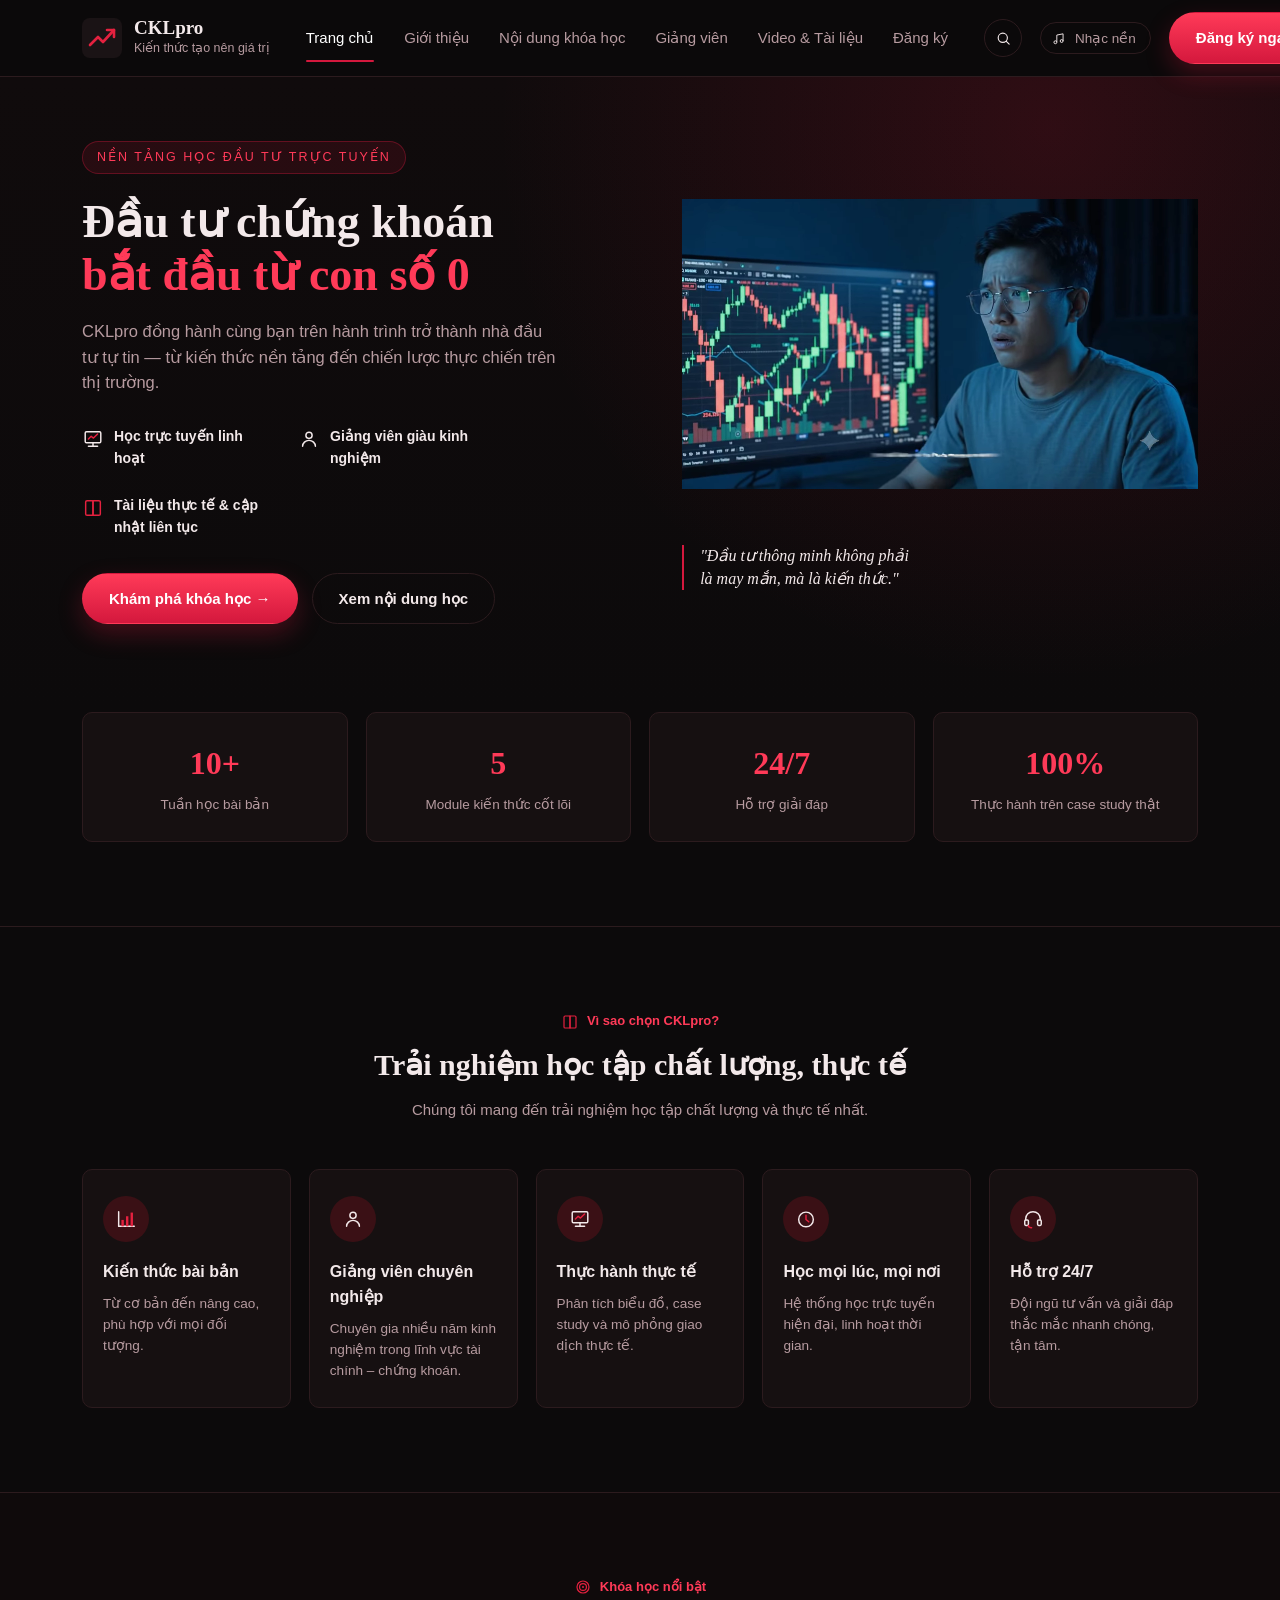
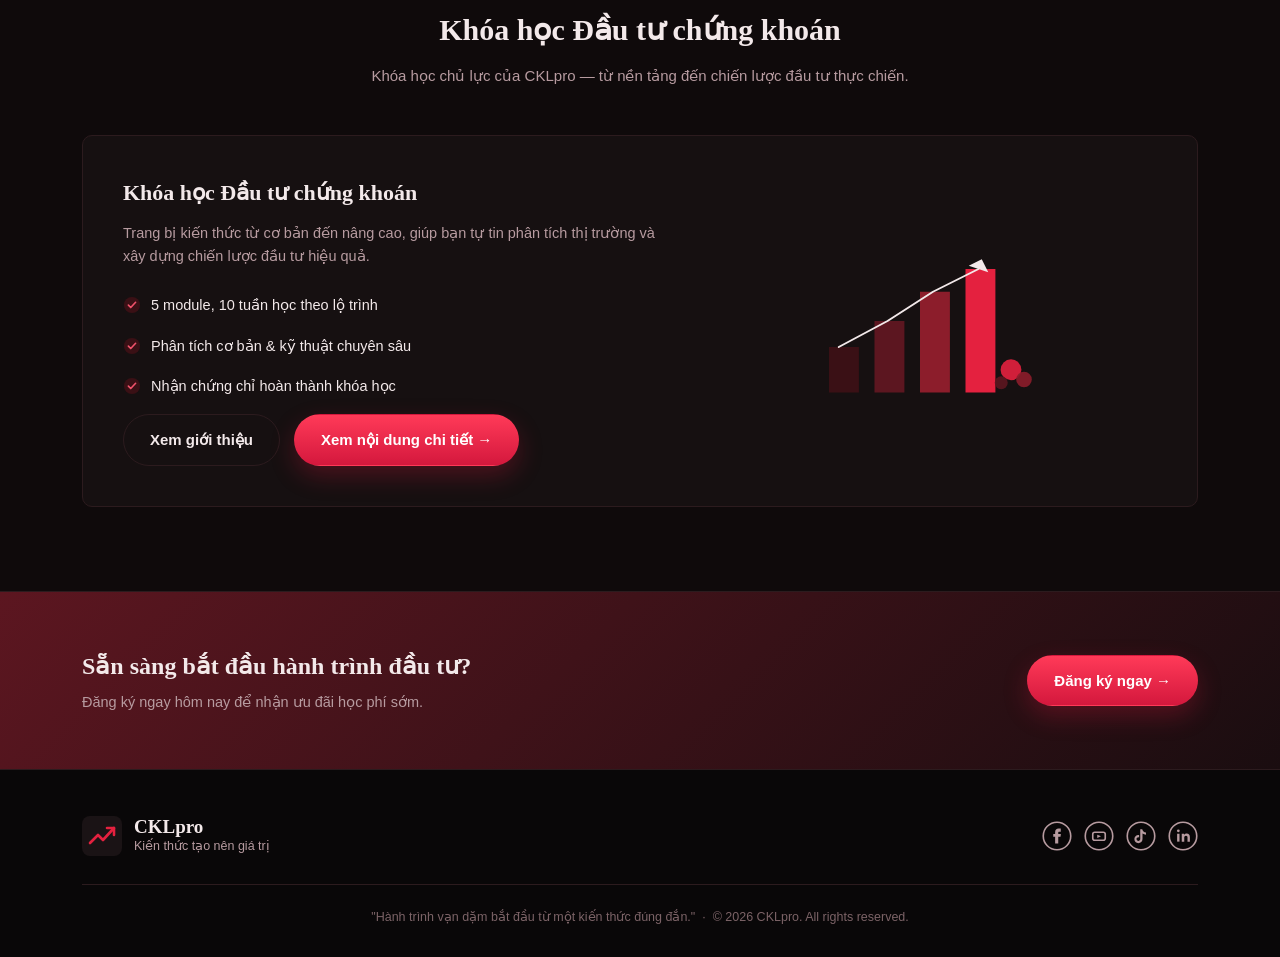
<file: index.html>
<!DOCTYPE html>
<html lang="vi">
<head>
<meta charset="UTF-8">
<meta name="viewport" content="width=device-width, initial-scale=1.0">
<title>CKLpro — Nền tảng học Đầu tư chứng khoán</title>
<link rel="stylesheet" href="css/style.css">
</head>
<body>

<header class="site-header">
  <div class="wrap">
    <div class="brand">
      <a href="index.html" style="display:flex;align-items:center;gap:12px;">
        <img src="images/logo.svg" alt="CKLpro">
        <div>
          <div class="brand-name">CKLpro</div>
          <div class="brand-tagline">Kiến thức tạo nên giá trị</div>
        </div>
      </a>
    </div>

    <nav class="main-nav">
      <a href="index.html" class="active">Trang chủ</a>
      <a href="gioi-thieu.html">Giới thiệu</a>
      <a href="noi-dung-khoa-hoc.html">Nội dung khóa học</a>
      <a href="giang-vien.html">Giảng viên</a>
      <a href="video-tai-lieu.html">Video & Tài liệu</a>
      <a href="dang-ky.html">Đăng ký</a>
    </nav>

    <div class="header-actions">
      <button class="icon-btn" id="searchToggle" aria-label="Tìm kiếm" aria-expanded="false"><img src="images/icon-search.svg" alt=""></button>
      <button class="music-toggle" id="musicToggle" aria-pressed="false">
        <img src="images/icon-music.svg" alt="">
        <span>Nhạc nền</span>
      </button>
      <a href="dang-ky.html" class="btn btn-primary">Đăng ký ngay</a>
      <button class="menu-toggle" id="menuToggle" aria-label="Mở menu" aria-expanded="false" aria-controls="mobileNav">
        <img src="images/icon-menu.svg" alt="">
      </button>
    </div>
  </div>

  <div class="search-panel" id="searchPanel" hidden>
    <div class="wrap">
      <form id="searchForm" role="search">
        <img src="images/icon-search.svg" alt="">
        <input type="search" placeholder="Tìm bài học, tài liệu, giảng viên…" aria-label="Tìm kiếm">
      </form>
    </div>
  </div>
</header>

<nav class="mobile-nav" id="mobileNav" hidden>
      <a href="index.html" class="active">Trang chủ</a>
      <a href="gioi-thieu.html">Giới thiệu</a>
      <a href="noi-dung-khoa-hoc.html">Nội dung khóa học</a>
      <a href="giang-vien.html">Giảng viên</a>
      <a href="video-tai-lieu.html">Video & Tài liệu</a>
      <a href="dang-ky.html">Đăng ký</a>
</nav>

<section class="hero">
  <div class="wrap">
    <div class="hero-copy">
      <span class="eyebrow">Nền tảng học đầu tư trực tuyến</span>
      <h1>Đầu tư chứng khoán<br><span>bắt đầu từ con số 0</span></h1>
      <p class="hero-lede">CKLpro đồng hành cùng bạn trên hành trình trở thành nhà đầu tư tự tin — từ kiến thức nền tảng đến chiến lược thực chiến trên thị trường.</p>

      <div class="hero-features">
        <div class="hero-feature">
          <img src="images/icon-practice.svg" alt="">
          <span>Học trực tuyến linh hoạt</span>
        </div>
        <div class="hero-feature">
          <img src="images/icon-mentor.svg" alt="">
          <span>Giảng viên giàu kinh nghiệm</span>
        </div>
        <div class="hero-feature">
          <img src="images/icon-book.svg" alt="">
          <span>Tài liệu thực tế &amp; cập nhật liên tục</span>
        </div>
      </div>

      <div style="display:flex;gap:14px;flex-wrap:wrap;">
        <a href="gioi-thieu.html" class="btn btn-primary">Khám phá khóa học →</a>
        <a href="noi-dung-khoa-hoc.html" class="btn btn-outline">Xem nội dung học</a>
      </div>
    </div>

    <div class="hero-visual">
      <video class="laptop" src="videos/cklpro.webm" type="video/webm" autoplay muted loop></video>
      <p class="hero-quote">"Đầu tư thông minh không phải là may mắn, mà là kiến thức."</p>
    </div>
  </div>
</section>

<section class="stats">
  <div class="wrap stats-grid">
    <div class="stat-card">
      <div class="stat-number">10+</div>
      <div class="stat-label">Tuần học bài bản</div>
    </div>
    <div class="stat-card">
      <div class="stat-number">5</div>
      <div class="stat-label">Module kiến thức cốt lõi</div>
    </div>
    <div class="stat-card">
      <div class="stat-number">24/7</div>
      <div class="stat-label">Hỗ trợ giải đáp</div>
    </div>
    <div class="stat-card">
      <div class="stat-number">100%</div>
      <div class="stat-label">Thực hành trên case study thật</div>
    </div>
  </div>
</section>

<section class="why-us">
  <div class="wrap">
    <div class="section-head">
      <span class="kicker"><img src="images/icon-book.svg" alt="">Vì sao chọn CKLpro?</span>
      <h2>Trải nghiệm học tập chất lượng, thực tế</h2>
      <p>Chúng tôi mang đến trải nghiệm học tập chất lượng và thực tế nhất.</p>
    </div>

    <div class="why-grid">
      <div class="why-card">
        <div class="icon-circle"><img src="images/icon-chart.svg" alt=""></div>
        <h3>Kiến thức bài bản</h3>
        <p>Từ cơ bản đến nâng cao, phù hợp với mọi đối tượng.</p>
      </div>
      <div class="why-card">
        <div class="icon-circle"><img src="images/icon-mentor.svg" alt=""></div>
        <h3>Giảng viên chuyên nghiệp</h3>
        <p>Chuyên gia nhiều năm kinh nghiệm trong lĩnh vực tài chính – chứng khoán.</p>
      </div>
      <div class="why-card">
        <div class="icon-circle"><img src="images/icon-practice.svg" alt=""></div>
        <h3>Thực hành thực tế</h3>
        <p>Phân tích biểu đồ, case study và mô phỏng giao dịch thực tế.</p>
      </div>
      <div class="why-card">
        <div class="icon-circle"><img src="images/icon-clock.svg" alt=""></div>
        <h3>Học mọi lúc, mọi nơi</h3>
        <p>Hệ thống học trực tuyến hiện đại, linh hoạt thời gian.</p>
      </div>
      <div class="why-card">
        <div class="icon-circle"><img src="images/icon-support.svg" alt=""></div>
        <h3>Hỗ trợ 24/7</h3>
        <p>Đội ngũ tư vấn và giải đáp thắc mắc nhanh chóng, tận tâm.</p>
      </div>
    </div>
  </div>
</section>

<section class="featured-course">
  <div class="wrap">
    <div class="section-head">
      <span class="kicker"><img src="images/icon-target.svg" alt="">Khóa học nổi bật</span>
      <h2>Khóa học Đầu tư chứng khoán</h2>
      <p>Khóa học chủ lực của CKLpro — từ nền tảng đến chiến lược đầu tư thực chiến.</p>
    </div>

    <div class="featured-card">
      <div class="featured-card-copy">
        <h3>Khóa học Đầu tư chứng khoán</h3>
        <p>Trang bị kiến thức từ cơ bản đến nâng cao, giúp bạn tự tin phân tích thị trường và xây dựng chiến lược đầu tư hiệu quả.</p>
        <ul class="check-list">
          <li><img src="images/icon-check.svg" alt="">5 module, 10 tuần học theo lộ trình</li>
          <li><img src="images/icon-check.svg" alt="">Phân tích cơ bản &amp; kỹ thuật chuyên sâu</li>
          <li><img src="images/icon-check.svg" alt="">Nhận chứng chỉ hoàn thành khóa học</li>
        </ul>
        <div style="display:flex;gap:14px;flex-wrap:wrap;margin-top:8px;">
          <a href="gioi-thieu.html" class="btn btn-outline">Xem giới thiệu</a>
          <a href="noi-dung-khoa-hoc.html" class="btn btn-primary">Xem nội dung chi tiết →</a>
        </div>
      </div>
      <div class="featured-card-figure">
        <img src="images/growth-illustration.svg" alt="Biểu đồ tăng trưởng đầu tư">
      </div>
    </div>
  </div>
</section>

<section class="cta-banner">
  <div class="wrap cta-banner-inner">
    <div>
      <h2>Sẵn sàng bắt đầu hành trình đầu tư?</h2>
      <p>Đăng ký ngay hôm nay để nhận ưu đãi học phí sớm.</p>
    </div>
    <a href="dang-ky.html" class="btn btn-primary">Đăng ký ngay →</a>
  </div>
</section>


<footer class="site-footer">
  <div class="wrap">
    <div class="footer-top">
      <div class="brand">
        <img src="images/logo.svg" alt="CKLpro">
        <div>
          <div class="brand-name">CKLpro</div>
          <div class="brand-tagline">Kiến thức tạo nên giá trị</div>
        </div>
      </div>
      <div class="footer-socials">
        <a href="#"><img src="images/social-facebook.svg" alt="Facebook"></a>
        <a href="#"><img src="images/social-youtube.svg" alt="YouTube"></a>
        <a href="#"><img src="images/social-tiktok.svg" alt="TikTok"></a>
        <a href="#"><img src="images/social-linkedin.svg" alt="LinkedIn"></a>
      </div>
    </div>
    <div class="footer-bottom">
      "Hành trình vạn dặm bắt đầu từ một kiến thức đúng đắn." &nbsp;·&nbsp; © 2026 CKLpro. All rights reserved.
    </div>
  </div>
</footer>

<script src="js/script.js"></script>
</body>
</html>
</file>
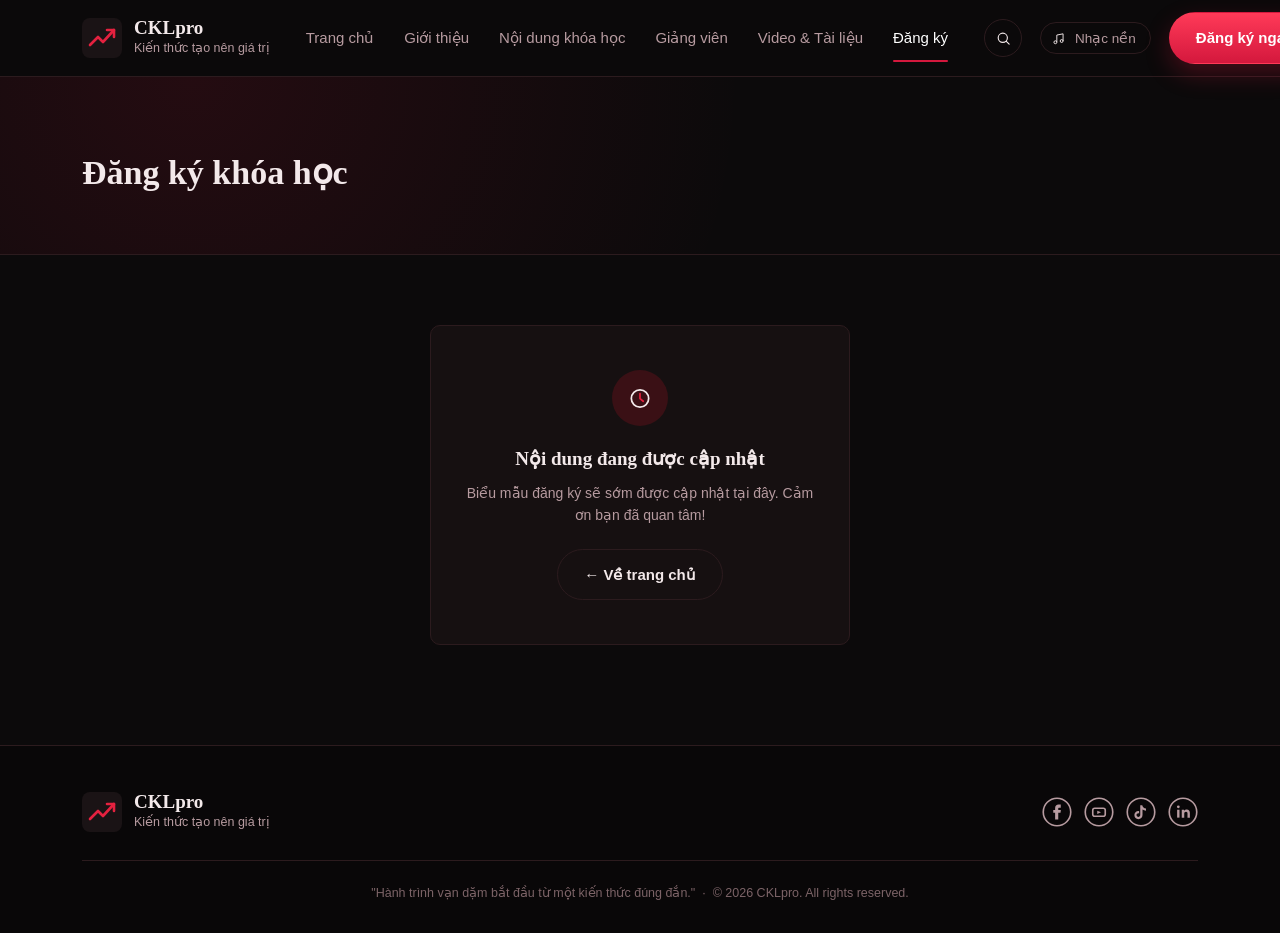
<file: dang-ky.html>
<!DOCTYPE html>
<html lang="vi">
<head>
<meta charset="UTF-8">
<meta name="viewport" content="width=device-width, initial-scale=1.0">
<title>Đăng ký — CKLpro</title>
<link rel="stylesheet" href="css/style.css">
</head>
<body>

<header class="site-header">
  <div class="wrap">
    <div class="brand">
      <a href="index.html" style="display:flex;align-items:center;gap:12px;">
        <img src="images/logo.svg" alt="CKLpro">
        <div>
          <div class="brand-name">CKLpro</div>
          <div class="brand-tagline">Kiến thức tạo nên giá trị</div>
        </div>
      </a>
    </div>

    <nav class="main-nav">
      <a href="index.html">Trang chủ</a>
      <a href="gioi-thieu.html">Giới thiệu</a>
      <a href="noi-dung-khoa-hoc.html">Nội dung khóa học</a>
      <a href="giang-vien.html">Giảng viên</a>
      <a href="video-tai-lieu.html">Video & Tài liệu</a>
      <a href="dang-ky.html" class="active">Đăng ký</a>
    </nav>

    <div class="header-actions">
      <button class="icon-btn" id="searchToggle" aria-label="Tìm kiếm" aria-expanded="false"><img src="images/icon-search.svg" alt=""></button>
      <button class="music-toggle" id="musicToggle" aria-pressed="false">
        <img src="images/icon-music.svg" alt="">
        <span>Nhạc nền</span>
      </button>
      <a href="dang-ky.html" class="btn btn-primary">Đăng ký ngay</a>
      <button class="menu-toggle" id="menuToggle" aria-label="Mở menu" aria-expanded="false" aria-controls="mobileNav">
        <img src="images/icon-menu.svg" alt="">
      </button>
    </div>
  </div>

  <div class="search-panel" id="searchPanel" hidden>
    <div class="wrap">
      <form id="searchForm" role="search">
        <img src="images/icon-search.svg" alt="">
        <input type="search" placeholder="Tìm bài học, tài liệu, giảng viên…" aria-label="Tìm kiếm">
      </form>
    </div>
  </div>
</header>

<nav class="mobile-nav" id="mobileNav" hidden>
      <a href="index.html">Trang chủ</a>
      <a href="gioi-thieu.html">Giới thiệu</a>
      <a href="noi-dung-khoa-hoc.html">Nội dung khóa học</a>
      <a href="giang-vien.html">Giảng viên</a>
      <a href="video-tai-lieu.html">Video & Tài liệu</a>
      <a href="dang-ky.html" class="active">Đăng ký</a>
</nav>

<section class="page-banner">
  <div class="wrap">
    <h1>Đăng ký khóa học</h1>
  </div>
</section>

<section class="empty-state-section">
  <div class="wrap">
    <div class="empty-state">
      <div class="empty-state-icon"><img src="images/icon-clock.svg" alt=""></div>
      <h2>Nội dung đang được cập nhật</h2>
      <p>Biểu mẫu đăng ký sẽ sớm được cập nhật tại đây. Cảm ơn bạn đã quan tâm!</p>
      <a href="index.html" class="btn btn-outline">← Về trang chủ</a>
    </div>
  </div>
</section>


<footer class="site-footer">
  <div class="wrap">
    <div class="footer-top">
      <div class="brand">
        <img src="images/logo.svg" alt="CKLpro">
        <div>
          <div class="brand-name">CKLpro</div>
          <div class="brand-tagline">Kiến thức tạo nên giá trị</div>
        </div>
      </div>
      <div class="footer-socials">
        <a href="#"><img src="images/social-facebook.svg" alt="Facebook"></a>
        <a href="#"><img src="images/social-youtube.svg" alt="YouTube"></a>
        <a href="#"><img src="images/social-tiktok.svg" alt="TikTok"></a>
        <a href="#"><img src="images/social-linkedin.svg" alt="LinkedIn"></a>
      </div>
    </div>
    <div class="footer-bottom">
      "Hành trình vạn dặm bắt đầu từ một kiến thức đúng đắn." &nbsp;·&nbsp; © 2026 CKLpro. All rights reserved.
    </div>
  </div>
</footer>

<script src="js/script.js"></script>
</body>
</html>
</file>
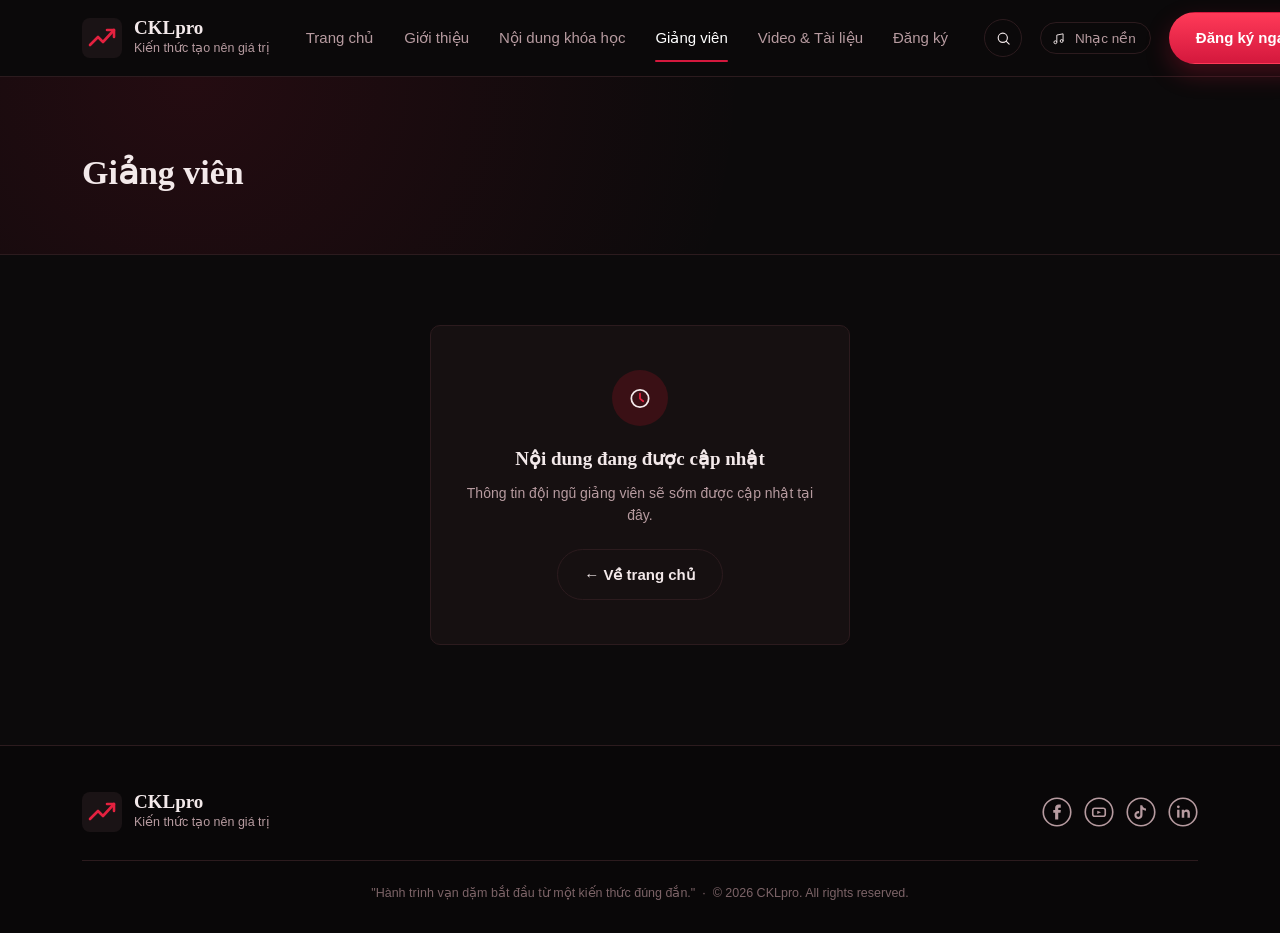
<file: giang-vien.html>
<!DOCTYPE html>
<html lang="vi">
<head>
<meta charset="UTF-8">
<meta name="viewport" content="width=device-width, initial-scale=1.0">
<title>Giảng viên — CKLpro</title>
<link rel="stylesheet" href="css/style.css">
</head>
<body>

<header class="site-header">
  <div class="wrap">
    <div class="brand">
      <a href="index.html" style="display:flex;align-items:center;gap:12px;">
        <img src="images/logo.svg" alt="CKLpro">
        <div>
          <div class="brand-name">CKLpro</div>
          <div class="brand-tagline">Kiến thức tạo nên giá trị</div>
        </div>
      </a>
    </div>

    <nav class="main-nav">
      <a href="index.html">Trang chủ</a>
      <a href="gioi-thieu.html">Giới thiệu</a>
      <a href="noi-dung-khoa-hoc.html">Nội dung khóa học</a>
      <a href="giang-vien.html" class="active">Giảng viên</a>
      <a href="video-tai-lieu.html">Video & Tài liệu</a>
      <a href="dang-ky.html">Đăng ký</a>
    </nav>

    <div class="header-actions">
      <button class="icon-btn" id="searchToggle" aria-label="Tìm kiếm" aria-expanded="false"><img src="images/icon-search.svg" alt=""></button>
      <button class="music-toggle" id="musicToggle" aria-pressed="false">
        <img src="images/icon-music.svg" alt="">
        <span>Nhạc nền</span>
      </button>
      <a href="dang-ky.html" class="btn btn-primary">Đăng ký ngay</a>
      <button class="menu-toggle" id="menuToggle" aria-label="Mở menu" aria-expanded="false" aria-controls="mobileNav">
        <img src="images/icon-menu.svg" alt="">
      </button>
    </div>
  </div>

  <div class="search-panel" id="searchPanel" hidden>
    <div class="wrap">
      <form id="searchForm" role="search">
        <img src="images/icon-search.svg" alt="">
        <input type="search" placeholder="Tìm bài học, tài liệu, giảng viên…" aria-label="Tìm kiếm">
      </form>
    </div>
  </div>
</header>

<nav class="mobile-nav" id="mobileNav" hidden>
      <a href="index.html">Trang chủ</a>
      <a href="gioi-thieu.html">Giới thiệu</a>
      <a href="noi-dung-khoa-hoc.html">Nội dung khóa học</a>
      <a href="giang-vien.html" class="active">Giảng viên</a>
      <a href="video-tai-lieu.html">Video & Tài liệu</a>
      <a href="dang-ky.html">Đăng ký</a>
</nav>

<section class="page-banner">
  <div class="wrap">
    <h1>Giảng viên</h1>
  </div>
</section>

<section class="empty-state-section">
  <div class="wrap">
    <div class="empty-state">
      <div class="empty-state-icon"><img src="images/icon-clock.svg" alt=""></div>
      <h2>Nội dung đang được cập nhật</h2>
      <p>Thông tin đội ngũ giảng viên sẽ sớm được cập nhật tại đây.</p>
      <a href="index.html" class="btn btn-outline">← Về trang chủ</a>
    </div>
  </div>
</section>


<footer class="site-footer">
  <div class="wrap">
    <div class="footer-top">
      <div class="brand">
        <img src="images/logo.svg" alt="CKLpro">
        <div>
          <div class="brand-name">CKLpro</div>
          <div class="brand-tagline">Kiến thức tạo nên giá trị</div>
        </div>
      </div>
      <div class="footer-socials">
        <a href="#"><img src="images/social-facebook.svg" alt="Facebook"></a>
        <a href="#"><img src="images/social-youtube.svg" alt="YouTube"></a>
        <a href="#"><img src="images/social-tiktok.svg" alt="TikTok"></a>
        <a href="#"><img src="images/social-linkedin.svg" alt="LinkedIn"></a>
      </div>
    </div>
    <div class="footer-bottom">
      "Hành trình vạn dặm bắt đầu từ một kiến thức đúng đắn." &nbsp;·&nbsp; © 2026 CKLpro. All rights reserved.
    </div>
  </div>
</footer>

<script src="js/script.js"></script>
</body>
</html>
</file>
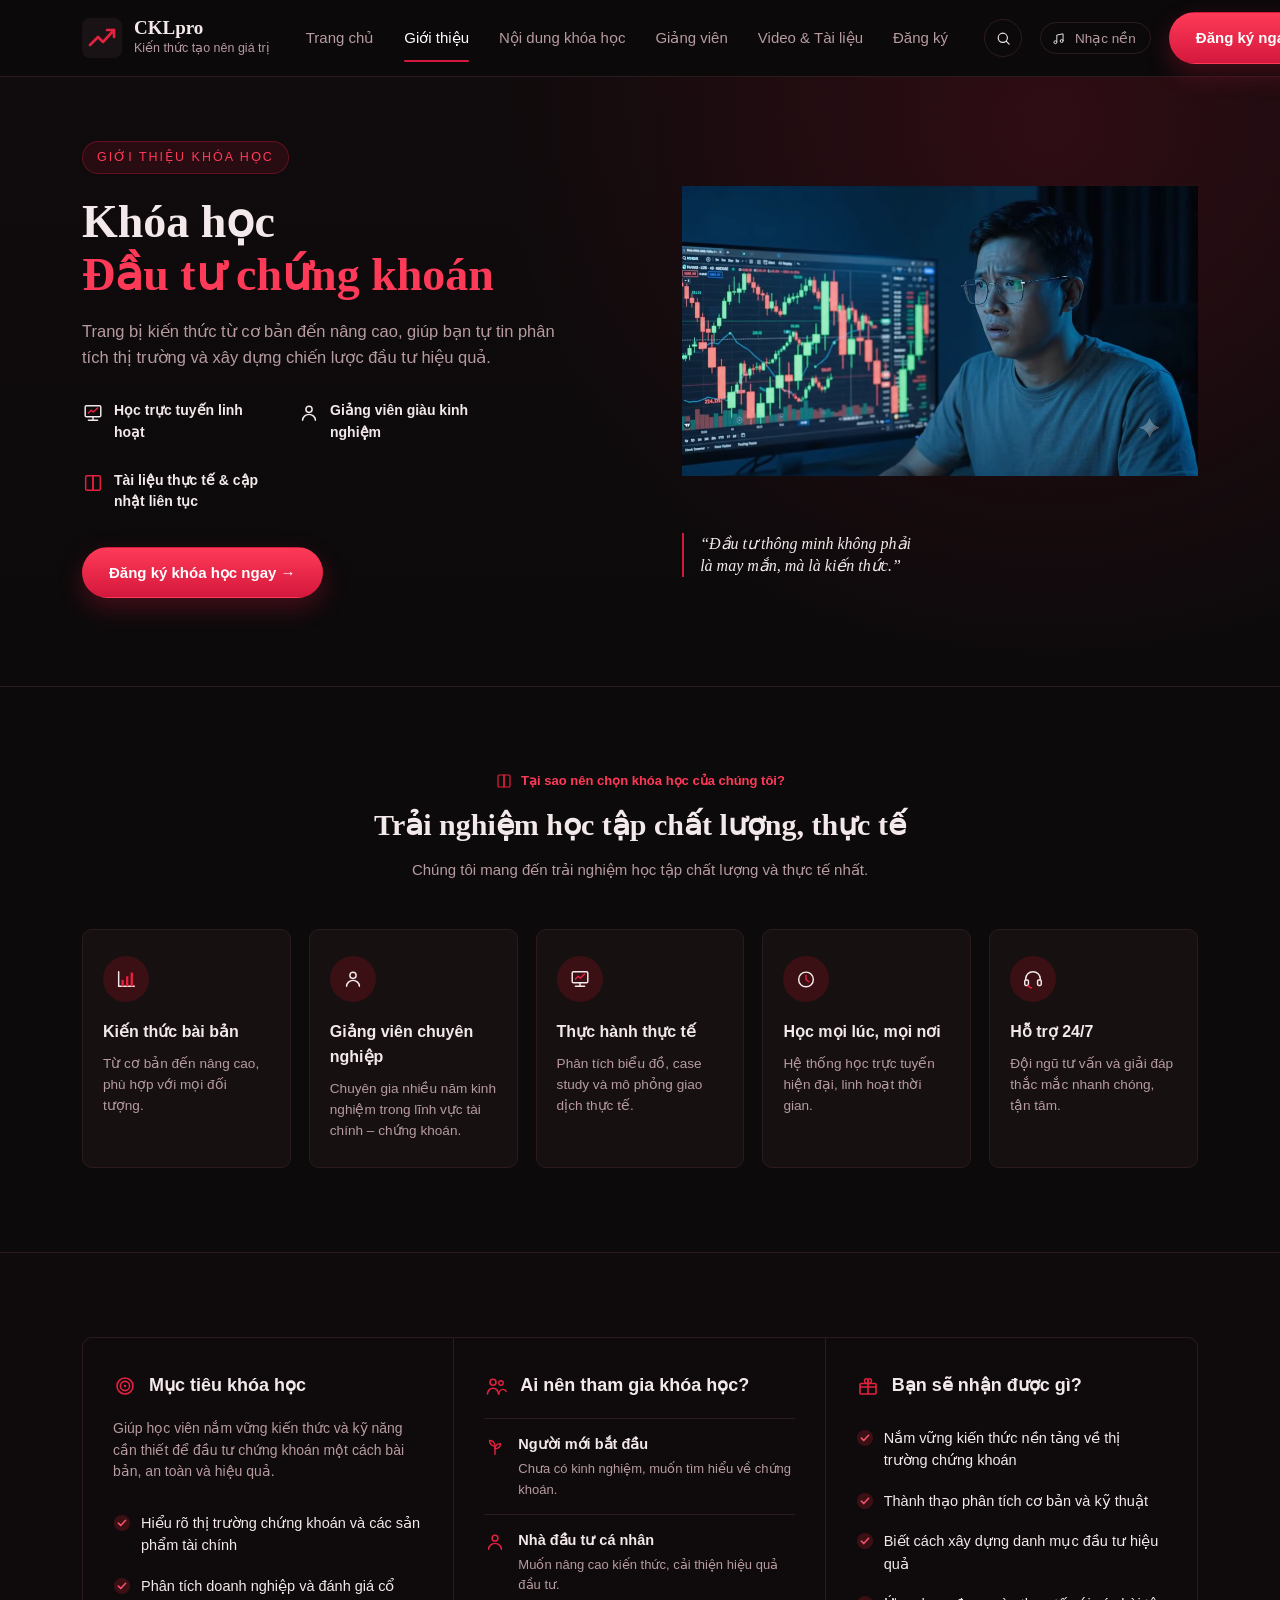
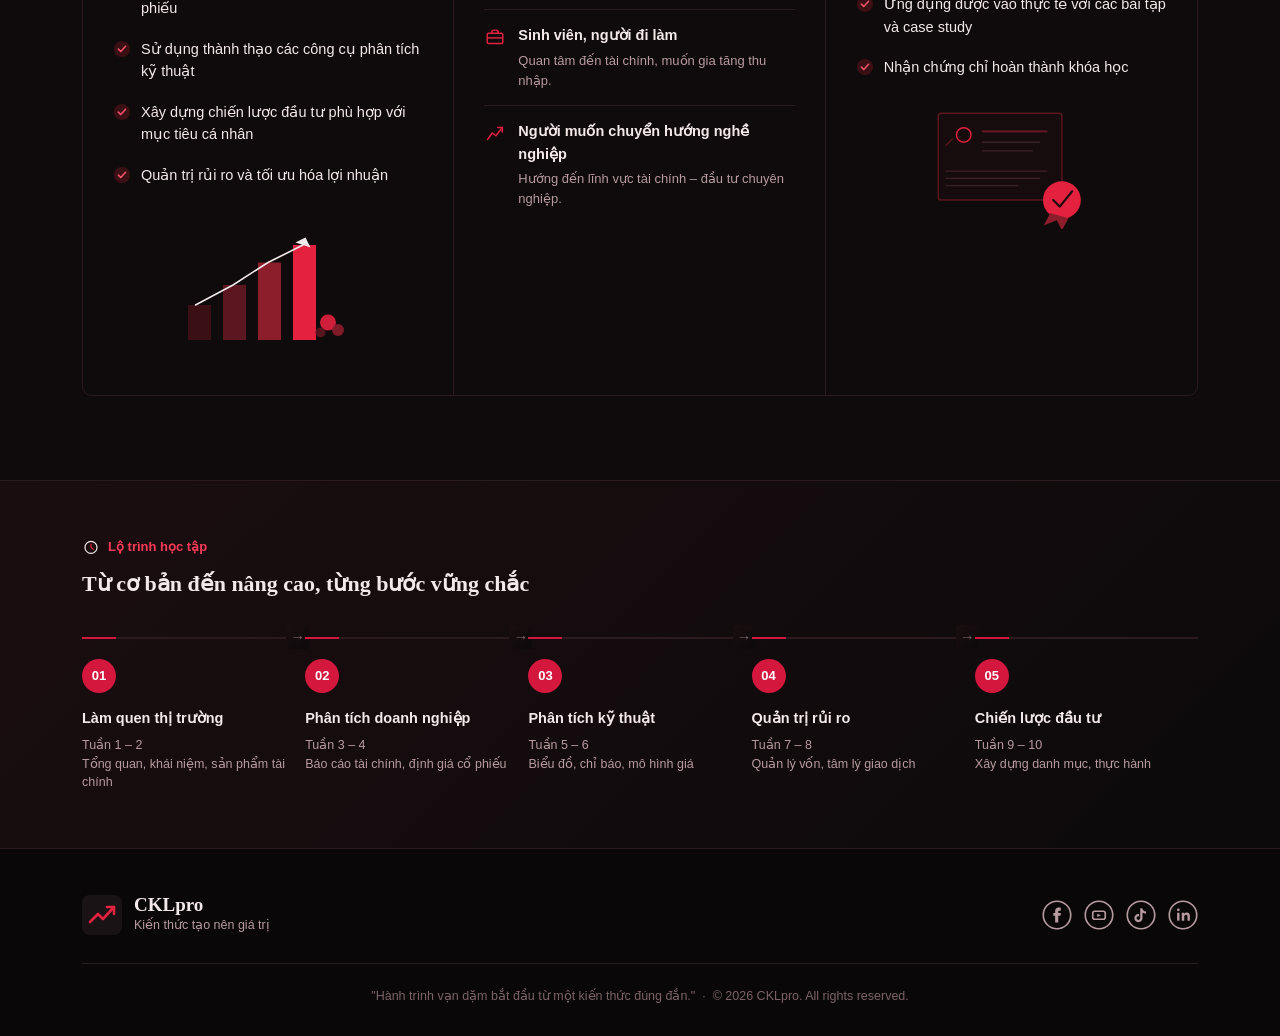
<file: gioi-thieu.html>
<!DOCTYPE html>
<html lang="vi">
<head>
<meta charset="UTF-8">
<meta name="viewport" content="width=device-width, initial-scale=1.0">
<title>Giới thiệu khóa học — CKLpro</title>
<link rel="stylesheet" href="css/style.css">
</head>
<body>

<header class="site-header">
  <div class="wrap">
    <div class="brand">
      <a href="index.html" style="display:flex;align-items:center;gap:12px;">
        <img src="images/logo.svg" alt="CKLpro">
        <div>
          <div class="brand-name">CKLpro</div>
          <div class="brand-tagline">Kiến thức tạo nên giá trị</div>
        </div>
      </a>
    </div>

    <nav class="main-nav">
      <a href="index.html">Trang chủ</a>
      <a href="gioi-thieu.html" class="active">Giới thiệu</a>
      <a href="noi-dung-khoa-hoc.html">Nội dung khóa học</a>
      <a href="giang-vien.html">Giảng viên</a>
      <a href="video-tai-lieu.html">Video & Tài liệu</a>
      <a href="dang-ky.html">Đăng ký</a>
    </nav>

    <div class="header-actions">
      <button class="icon-btn" id="searchToggle" aria-label="Tìm kiếm" aria-expanded="false"><img src="images/icon-search.svg" alt=""></button>
      <button class="music-toggle" id="musicToggle" aria-pressed="false">
        <img src="images/icon-music.svg" alt="">
        <span>Nhạc nền</span>
      </button>
      <a href="dang-ky.html" class="btn btn-primary">Đăng ký ngay</a>
      <button class="menu-toggle" id="menuToggle" aria-label="Mở menu" aria-expanded="false" aria-controls="mobileNav">
        <img src="images/icon-menu.svg" alt="">
      </button>
    </div>
  </div>

  <div class="search-panel" id="searchPanel" hidden>
    <div class="wrap">
      <form id="searchForm" role="search">
        <img src="images/icon-search.svg" alt="">
        <input type="search" placeholder="Tìm bài học, tài liệu, giảng viên…" aria-label="Tìm kiếm">
      </form>
    </div>
  </div>
</header>

<nav class="mobile-nav" id="mobileNav" hidden>
      <a href="index.html">Trang chủ</a>
      <a href="gioi-thieu.html" class="active">Giới thiệu</a>
      <a href="noi-dung-khoa-hoc.html">Nội dung khóa học</a>
      <a href="giang-vien.html">Giảng viên</a>
      <a href="video-tai-lieu.html">Video & Tài liệu</a>
      <a href="dang-ky.html">Đăng ký</a>
</nav>

<section class="hero">
  <div class="wrap">
    <div class="hero-copy">
      <span class="eyebrow">Giới thiệu khóa học</span>
      <h1>Khóa học<br><span>Đầu tư chứng khoán</span></h1>
      <p class="hero-lede">Trang bị kiến thức từ cơ bản đến nâng cao, giúp bạn tự tin phân tích thị trường và xây dựng chiến lược đầu tư hiệu quả.</p>

      <div class="hero-features">
        <div class="hero-feature">
          <img src="images/icon-practice.svg" alt="">
          <span>Học trực tuyến linh hoạt</span>
        </div>
        <div class="hero-feature">
          <img src="images/icon-mentor.svg" alt="">
          <span>Giảng viên giàu kinh nghiệm</span>
        </div>
        <div class="hero-feature">
          <img src="images/icon-book.svg" alt="">
          <span>Tài liệu thực tế &amp; cập nhật liên tục</span>
        </div>
      </div>

      <a href="dang-ky.html" class="btn btn-primary">Đăng ký khóa học ngay →</a>
    </div>

    <div class="hero-visual">
      <video class="laptop" src="videos/cklpro.webm" type="video/webm" autoplay muted loop></video>
      <p class="hero-quote">“Đầu tư thông minh không phải là may mắn, mà là kiến thức.”</p>
    </div>
  </div>
</section>

<section class="why-us">
  <div class="wrap">
    <div class="section-head">
      <span class="kicker"><img src="images/icon-book.svg" alt="">Tại sao nên chọn khóa học của chúng tôi?</span>
      <h2>Trải nghiệm học tập chất lượng, thực tế</h2>
      <p>Chúng tôi mang đến trải nghiệm học tập chất lượng và thực tế nhất.</p>
    </div>

    <div class="why-grid">
      <div class="why-card">
        <div class="icon-circle"><img src="images/icon-chart.svg" alt=""></div>
        <h3>Kiến thức bài bản</h3>
        <p>Từ cơ bản đến nâng cao, phù hợp với mọi đối tượng.</p>
      </div>
      <div class="why-card">
        <div class="icon-circle"><img src="images/icon-mentor.svg" alt=""></div>
        <h3>Giảng viên chuyên nghiệp</h3>
        <p>Chuyên gia nhiều năm kinh nghiệm trong lĩnh vực tài chính – chứng khoán.</p>
      </div>
      <div class="why-card">
        <div class="icon-circle"><img src="images/icon-practice.svg" alt=""></div>
        <h3>Thực hành thực tế</h3>
        <p>Phân tích biểu đồ, case study và mô phỏng giao dịch thực tế.</p>
      </div>
      <div class="why-card">
        <div class="icon-circle"><img src="images/icon-clock.svg" alt=""></div>
        <h3>Học mọi lúc, mọi nơi</h3>
        <p>Hệ thống học trực tuyến hiện đại, linh hoạt thời gian.</p>
      </div>
      <div class="why-card">
        <div class="icon-circle"><img src="images/icon-support.svg" alt=""></div>
        <h3>Hỗ trợ 24/7</h3>
        <p>Đội ngũ tư vấn và giải đáp thắc mắc nhanh chóng, tận tâm.</p>
      </div>
    </div>
  </div>
</section>

<section class="info-columns">
  <div class="wrap">
    <div class="info-grid">

      <div class="info-col">
        <div class="info-col-head">
          <img src="images/icon-target.svg" alt="">
          <h3>Mục tiêu khóa học</h3>
        </div>
        <p style="font-size:14px;color:var(--text-muted);margin:0 0 20px;">
          Giúp học viên nắm vững kiến thức và kỹ năng cần thiết để đầu tư chứng khoán một cách bài bản, an toàn và hiệu quả.
        </p>
        <ul class="check-list">
          <li><img src="images/icon-check.svg" alt="">Hiểu rõ thị trường chứng khoán và các sản phẩm tài chính</li>
          <li><img src="images/icon-check.svg" alt="">Phân tích doanh nghiệp và đánh giá cổ phiếu</li>
          <li><img src="images/icon-check.svg" alt="">Sử dụng thành thạo các công cụ phân tích kỹ thuật</li>
          <li><img src="images/icon-check.svg" alt="">Xây dựng chiến lược đầu tư phù hợp với mục tiêu cá nhân</li>
          <li><img src="images/icon-check.svg" alt="">Quản trị rủi ro và tối ưu hóa lợi nhuận</li>
        </ul>
        <div class="growth-figure">
          <img src="images/growth-illustration.svg" alt="Biểu đồ tăng trưởng đầu tư">
        </div>
      </div>

      <div class="info-col">
        <div class="info-col-head">
          <img src="images/icon-audience.svg" alt="">
          <h3>Ai nên tham gia khóa học?</h3>
        </div>
        <div class="audience-item">
          <img src="images/icon-sprout.svg" alt="">
          <div>
            <h4>Người mới bắt đầu</h4>
            <p>Chưa có kinh nghiệm, muốn tìm hiểu về chứng khoán.</p>
          </div>
        </div>
        <div class="audience-item">
          <img src="images/icon-person.svg" alt="">
          <div>
            <h4>Nhà đầu tư cá nhân</h4>
            <p>Muốn nâng cao kiến thức, cải thiện hiệu quả đầu tư.</p>
          </div>
        </div>
        <div class="audience-item">
          <img src="images/icon-briefcase.svg" alt="">
          <div>
            <h4>Sinh viên, người đi làm</h4>
            <p>Quan tâm đến tài chính, muốn gia tăng thu nhập.</p>
          </div>
        </div>
        <div class="audience-item">
          <img src="images/icon-career.svg" alt="">
          <div>
            <h4>Người muốn chuyển hướng nghề nghiệp</h4>
            <p>Hướng đến lĩnh vực tài chính – đầu tư chuyên nghiệp.</p>
          </div>
        </div>
      </div>

      <div class="info-col">
        <div class="info-col-head">
          <img src="images/icon-gift.svg" alt="">
          <h3>Bạn sẽ nhận được gì?</h3>
        </div>
        <ul class="check-list">
          <li><img src="images/icon-check.svg" alt="">Nắm vững kiến thức nền tảng về thị trường chứng khoán</li>
          <li><img src="images/icon-check.svg" alt="">Thành thạo phân tích cơ bản và kỹ thuật</li>
          <li><img src="images/icon-check.svg" alt="">Biết cách xây dựng danh mục đầu tư hiệu quả</li>
          <li><img src="images/icon-check.svg" alt="">Ứng dụng được vào thực tế với các bài tập và case study</li>
          <li><img src="images/icon-check.svg" alt="">Nhận chứng chỉ hoàn thành khóa học</li>
        </ul>
        <div class="certificate-figure">
          <img src="images/certificate.svg" alt="Chứng chỉ hoàn thành khóa học">
        </div>
      </div>

    </div>
  </div>
</section>

<section class="roadmap">
  <div class="wrap">
    <div class="roadmap-title">
      <span class="kicker"><img src="images/icon-clock.svg" alt="">Lộ trình học tập</span>
      <h3>Từ cơ bản đến nâng cao, từng bước vững chắc</h3>
    </div>

    <ol class="roadmap-steps">
      <li class="roadmap-step">
        <div class="step-num">01</div>
        <div class="step-text">
          <h4>Làm quen thị trường</h4>
          <p>Tuần 1 – 2<br>Tổng quan, khái niệm, sản phẩm tài chính</p>
        </div>
      </li>

      <li class="roadmap-step">
        <div class="step-num">02</div>
        <div class="step-text">
          <h4>Phân tích doanh nghiệp</h4>
          <p>Tuần 3 – 4<br>Báo cáo tài chính, định giá cổ phiếu</p>
        </div>
      </li>

      <li class="roadmap-step">
        <div class="step-num">03</div>
        <div class="step-text">
          <h4>Phân tích kỹ thuật</h4>
          <p>Tuần 5 – 6<br>Biểu đồ, chỉ báo, mô hình giá</p>
        </div>
      </li>

      <li class="roadmap-step">
        <div class="step-num">04</div>
        <div class="step-text">
          <h4>Quản trị rủi ro</h4>
          <p>Tuần 7 – 8<br>Quản lý vốn, tâm lý giao dịch</p>
        </div>
      </li>

      <li class="roadmap-step">
        <div class="step-num">05</div>
        <div class="step-text">
          <h4>Chiến lược đầu tư</h4>
          <p>Tuần 9 – 10<br>Xây dựng danh mục, thực hành</p>
        </div>
      </li>
    </ol>
  </div>
</section>

<footer class="site-footer">
  <div class="wrap">
    <div class="footer-top">
      <div class="brand">
        <img src="images/logo.svg" alt="CKLpro">
        <div>
          <div class="brand-name">CKLpro</div>
          <div class="brand-tagline">Kiến thức tạo nên giá trị</div>
        </div>
      </div>
      <div class="footer-socials">
        <a href="#"><img src="images/social-facebook.svg" alt="Facebook"></a>
        <a href="#"><img src="images/social-youtube.svg" alt="YouTube"></a>
        <a href="#"><img src="images/social-tiktok.svg" alt="TikTok"></a>
        <a href="#"><img src="images/social-linkedin.svg" alt="LinkedIn"></a>
      </div>
    </div>
    <div class="footer-bottom">
      "Hành trình vạn dặm bắt đầu từ một kiến thức đúng đắn." &nbsp;·&nbsp; © 2026 CKLpro. All rights reserved.
    </div>
  </div>
</footer>

<script src="js/script.js"></script>
</body>
</html>
</file>
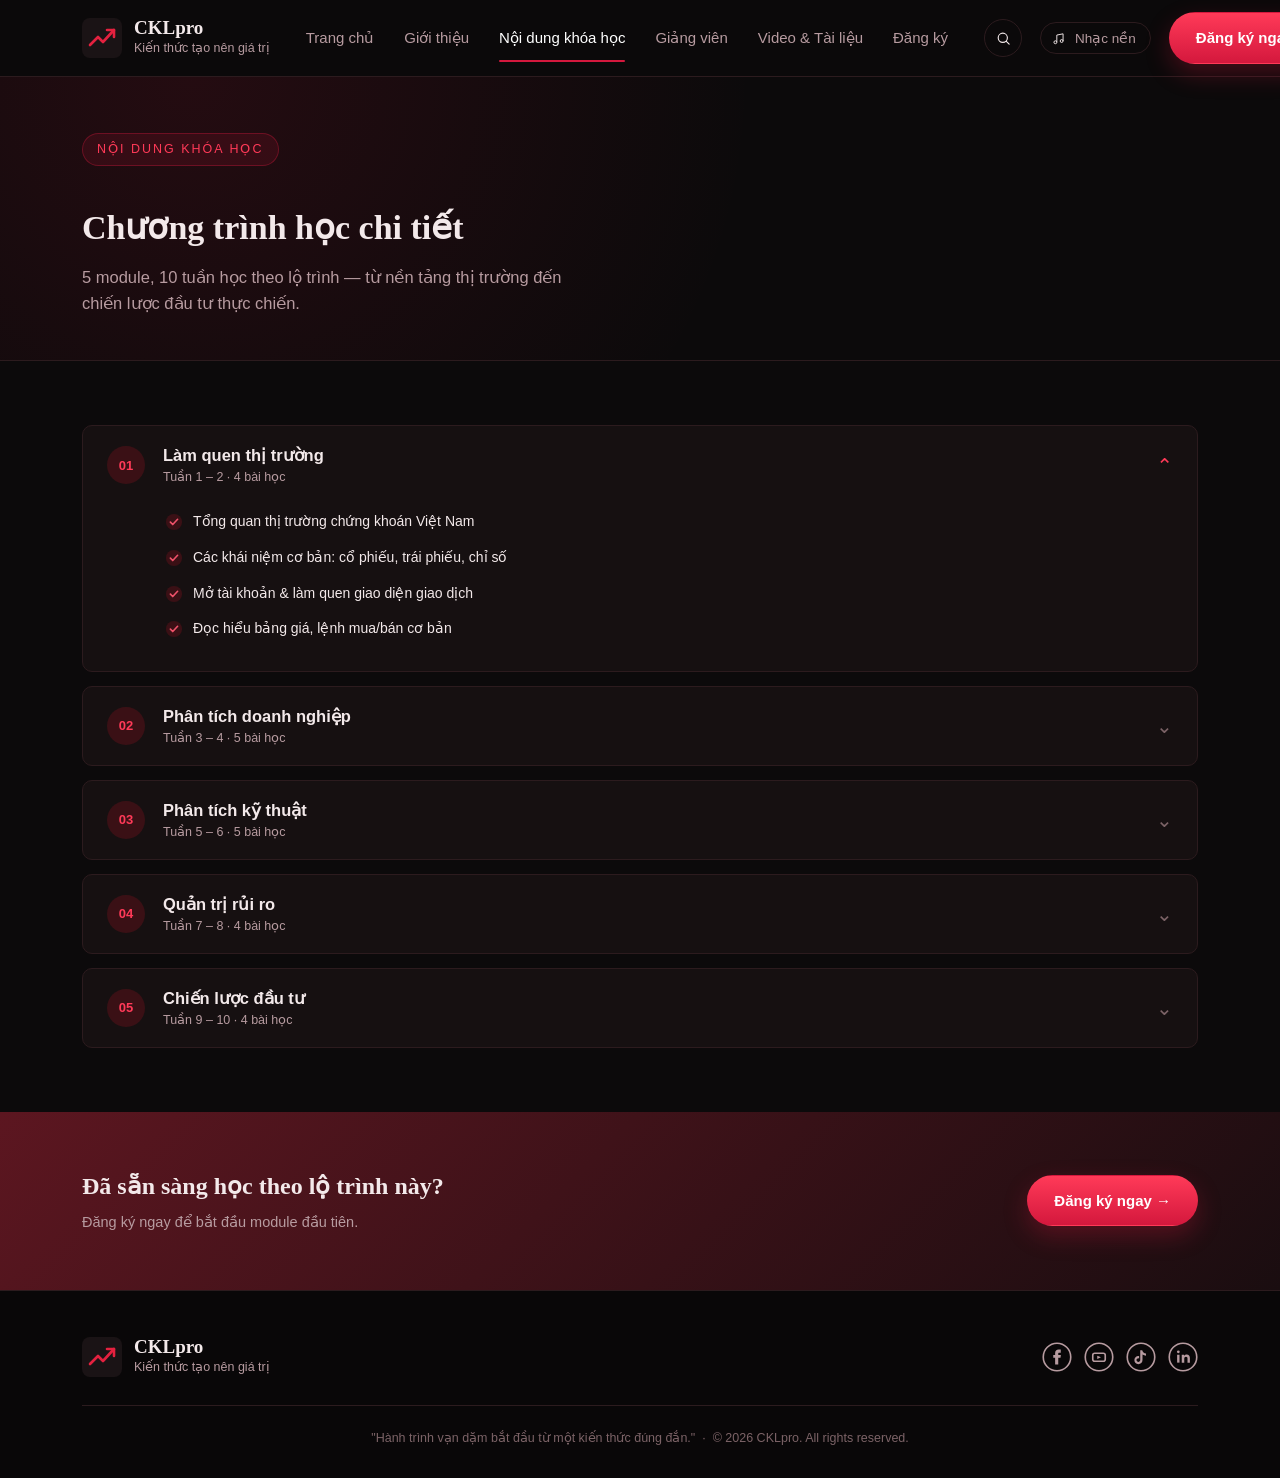
<file: noi-dung-khoa-hoc.html>
<!DOCTYPE html>
<html lang="vi">
<head>
<meta charset="UTF-8">
<meta name="viewport" content="width=device-width, initial-scale=1.0">
<title>Nội dung khóa học — CKLpro</title>
<link rel="stylesheet" href="css/style.css">
</head>
<body>

<header class="site-header">
  <div class="wrap">
    <div class="brand">
      <a href="index.html" style="display:flex;align-items:center;gap:12px;">
        <img src="images/logo.svg" alt="CKLpro">
        <div>
          <div class="brand-name">CKLpro</div>
          <div class="brand-tagline">Kiến thức tạo nên giá trị</div>
        </div>
      </a>
    </div>

    <nav class="main-nav">
      <a href="index.html">Trang chủ</a>
      <a href="gioi-thieu.html">Giới thiệu</a>
      <a href="noi-dung-khoa-hoc.html" class="active">Nội dung khóa học</a>
      <a href="giang-vien.html">Giảng viên</a>
      <a href="video-tai-lieu.html">Video & Tài liệu</a>
      <a href="dang-ky.html">Đăng ký</a>
    </nav>

    <div class="header-actions">
      <button class="icon-btn" id="searchToggle" aria-label="Tìm kiếm" aria-expanded="false"><img src="images/icon-search.svg" alt=""></button>
      <button class="music-toggle" id="musicToggle" aria-pressed="false">
        <img src="images/icon-music.svg" alt="">
        <span>Nhạc nền</span>
      </button>
      <a href="dang-ky.html" class="btn btn-primary">Đăng ký ngay</a>
      <button class="menu-toggle" id="menuToggle" aria-label="Mở menu" aria-expanded="false" aria-controls="mobileNav">
        <img src="images/icon-menu.svg" alt="">
      </button>
    </div>
  </div>

  <div class="search-panel" id="searchPanel" hidden>
    <div class="wrap">
      <form id="searchForm" role="search">
        <img src="images/icon-search.svg" alt="">
        <input type="search" placeholder="Tìm bài học, tài liệu, giảng viên…" aria-label="Tìm kiếm">
      </form>
    </div>
  </div>
</header>

<nav class="mobile-nav" id="mobileNav" hidden>
      <a href="index.html">Trang chủ</a>
      <a href="gioi-thieu.html">Giới thiệu</a>
      <a href="noi-dung-khoa-hoc.html" class="active">Nội dung khóa học</a>
      <a href="giang-vien.html">Giảng viên</a>
      <a href="video-tai-lieu.html">Video & Tài liệu</a>
      <a href="dang-ky.html">Đăng ký</a>
</nav>

<section class="page-banner">
  <div class="wrap">
    <span class="eyebrow">Nội dung khóa học</span>
    <h1>Chương trình học chi tiết</h1>
    <p class="hero-lede">5 module, 10 tuần học theo lộ trình — từ nền tảng thị trường đến chiến lược đầu tư thực chiến.</p>
  </div>
</section>

<section class="curriculum">
  <div class="wrap">
    <ol class="curriculum-list">
      <li class="curriculum-module is-open">
        <button class="module-head" aria-expanded="true">
          <span class="module-num">01</span>
          <span class="module-headline">
            <span class="module-title">Làm quen thị trường</span>
            <span class="module-meta">Tuần 1 – 2 · 4 bài học</span>
          </span>
          <span class="module-caret">⌄</span>
        </button>
        <div class="module-body">
          <ul class="check-list">
          <li><img src="images/icon-check.svg" alt="">Tổng quan thị trường chứng khoán Việt Nam</li>
          <li><img src="images/icon-check.svg" alt="">Các khái niệm cơ bản: cổ phiếu, trái phiếu, chỉ số</li>
          <li><img src="images/icon-check.svg" alt="">Mở tài khoản &amp; làm quen giao diện giao dịch</li>
          <li><img src="images/icon-check.svg" alt="">Đọc hiểu bảng giá, lệnh mua/bán cơ bản</li>
          </ul>
        </div>
      </li>
      <li class="curriculum-module">
        <button class="module-head" aria-expanded="false">
          <span class="module-num">02</span>
          <span class="module-headline">
            <span class="module-title">Phân tích doanh nghiệp</span>
            <span class="module-meta">Tuần 3 – 4 · 5 bài học</span>
          </span>
          <span class="module-caret">⌄</span>
        </button>
        <div class="module-body">
          <ul class="check-list">
          <li><img src="images/icon-check.svg" alt="">Đọc báo cáo tài chính: Bảng cân đối kế toán</li>
          <li><img src="images/icon-check.svg" alt="">Đọc báo cáo tài chính: Kết quả kinh doanh &amp; lưu chuyển tiền tệ</li>
          <li><img src="images/icon-check.svg" alt="">Các chỉ số định giá: P/E, P/B, ROE, ROA</li>
          <li><img src="images/icon-check.svg" alt="">So sánh doanh nghiệp cùng ngành</li>
          <li><img src="images/icon-check.svg" alt="">Case study: định giá một doanh nghiệp niêm yết</li>
          </ul>
        </div>
      </li>
      <li class="curriculum-module">
        <button class="module-head" aria-expanded="false">
          <span class="module-num">03</span>
          <span class="module-headline">
            <span class="module-title">Phân tích kỹ thuật</span>
            <span class="module-meta">Tuần 5 – 6 · 5 bài học</span>
          </span>
          <span class="module-caret">⌄</span>
        </button>
        <div class="module-body">
          <ul class="check-list">
          <li><img src="images/icon-check.svg" alt="">Đọc biểu đồ nến Nhật &amp; xu hướng giá</li>
          <li><img src="images/icon-check.svg" alt="">Các chỉ báo kỹ thuật phổ biến: MA, MACD, RSI</li>
          <li><img src="images/icon-check.svg" alt="">Mô hình giá &amp; vùng hỗ trợ/kháng cự</li>
          <li><img src="images/icon-check.svg" alt="">Khối lượng giao dịch &amp; dòng tiền</li>
          <li><img src="images/icon-check.svg" alt="">Thực hành phân tích trên biểu đồ thực tế</li>
          </ul>
        </div>
      </li>
      <li class="curriculum-module">
        <button class="module-head" aria-expanded="false">
          <span class="module-num">04</span>
          <span class="module-headline">
            <span class="module-title">Quản trị rủi ro</span>
            <span class="module-meta">Tuần 7 – 8 · 4 bài học</span>
          </span>
          <span class="module-caret">⌄</span>
        </button>
        <div class="module-body">
          <ul class="check-list">
          <li><img src="images/icon-check.svg" alt="">Nguyên tắc quản lý vốn an toàn</li>
          <li><img src="images/icon-check.svg" alt="">Đặt điểm cắt lỗ &amp; chốt lời hợp lý</li>
          <li><img src="images/icon-check.svg" alt="">Tâm lý giao dịch: kiểm soát cảm xúc</li>
          <li><img src="images/icon-check.svg" alt="">Xây dựng kỷ luật đầu tư cá nhân</li>
          </ul>
        </div>
      </li>
      <li class="curriculum-module">
        <button class="module-head" aria-expanded="false">
          <span class="module-num">05</span>
          <span class="module-headline">
            <span class="module-title">Chiến lược đầu tư</span>
            <span class="module-meta">Tuần 9 – 10 · 4 bài học</span>
          </span>
          <span class="module-caret">⌄</span>
        </button>
        <div class="module-body">
          <ul class="check-list">
          <li><img src="images/icon-check.svg" alt="">Xây dựng danh mục đầu tư đa dạng hóa</li>
          <li><img src="images/icon-check.svg" alt="">Chiến lược đầu tư giá trị &amp; đầu tư tăng trưởng</li>
          <li><img src="images/icon-check.svg" alt="">Lập kế hoạch đầu tư dài hạn</li>
          <li><img src="images/icon-check.svg" alt="">Bài tập tổng kết &amp; nhận chứng chỉ hoàn thành</li>
          </ul>
        </div>
      </li>
    </ol>
  </div>
</section>

<section class="cta-banner">
  <div class="wrap cta-banner-inner">
    <div>
      <h2>Đã sẵn sàng học theo lộ trình này?</h2>
      <p>Đăng ký ngay để bắt đầu module đầu tiên.</p>
    </div>
    <a href="dang-ky.html" class="btn btn-primary">Đăng ký ngay →</a>
  </div>
</section>


<footer class="site-footer">
  <div class="wrap">
    <div class="footer-top">
      <div class="brand">
        <img src="images/logo.svg" alt="CKLpro">
        <div>
          <div class="brand-name">CKLpro</div>
          <div class="brand-tagline">Kiến thức tạo nên giá trị</div>
        </div>
      </div>
      <div class="footer-socials">
        <a href="#"><img src="images/social-facebook.svg" alt="Facebook"></a>
        <a href="#"><img src="images/social-youtube.svg" alt="YouTube"></a>
        <a href="#"><img src="images/social-tiktok.svg" alt="TikTok"></a>
        <a href="#"><img src="images/social-linkedin.svg" alt="LinkedIn"></a>
      </div>
    </div>
    <div class="footer-bottom">
      "Hành trình vạn dặm bắt đầu từ một kiến thức đúng đắn." &nbsp;·&nbsp; © 2026 CKLpro. All rights reserved.
    </div>
  </div>
</footer>

<script src="js/script.js"></script>
</body>
</html>
</file>
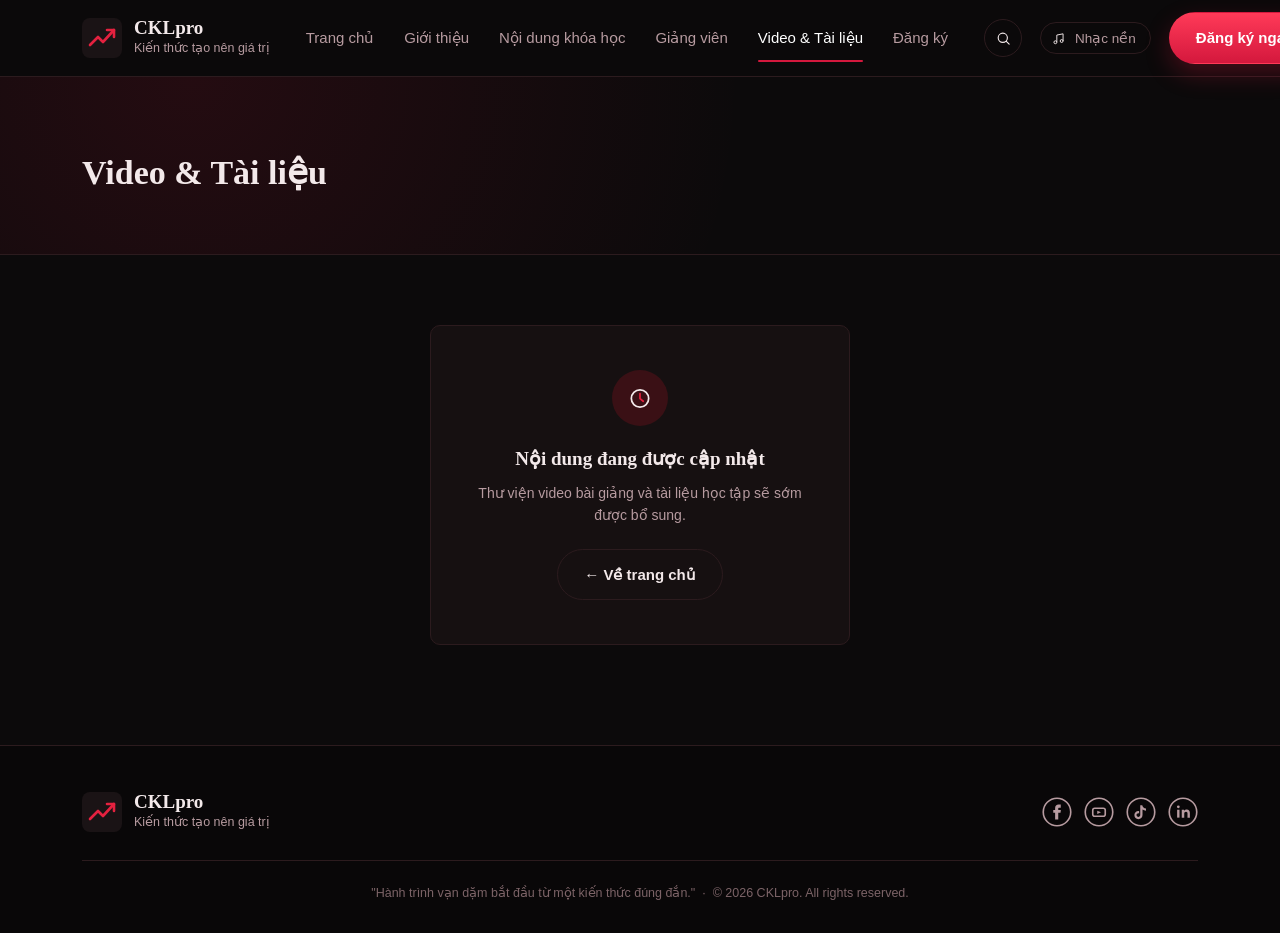
<file: video-tai-lieu.html>
<!DOCTYPE html>
<html lang="vi">
<head>
<meta charset="UTF-8">
<meta name="viewport" content="width=device-width, initial-scale=1.0">
<title>Video & Tài liệu — CKLpro</title>
<link rel="stylesheet" href="css/style.css">
</head>
<body>

<header class="site-header">
  <div class="wrap">
    <div class="brand">
      <a href="index.html" style="display:flex;align-items:center;gap:12px;">
        <img src="images/logo.svg" alt="CKLpro">
        <div>
          <div class="brand-name">CKLpro</div>
          <div class="brand-tagline">Kiến thức tạo nên giá trị</div>
        </div>
      </a>
    </div>

    <nav class="main-nav">
      <a href="index.html">Trang chủ</a>
      <a href="gioi-thieu.html">Giới thiệu</a>
      <a href="noi-dung-khoa-hoc.html">Nội dung khóa học</a>
      <a href="giang-vien.html">Giảng viên</a>
      <a href="video-tai-lieu.html" class="active">Video & Tài liệu</a>
      <a href="dang-ky.html">Đăng ký</a>
    </nav>

    <div class="header-actions">
      <button class="icon-btn" id="searchToggle" aria-label="Tìm kiếm" aria-expanded="false"><img src="images/icon-search.svg" alt=""></button>
      <button class="music-toggle" id="musicToggle" aria-pressed="false">
        <img src="images/icon-music.svg" alt="">
        <span>Nhạc nền</span>
      </button>
      <a href="dang-ky.html" class="btn btn-primary">Đăng ký ngay</a>
      <button class="menu-toggle" id="menuToggle" aria-label="Mở menu" aria-expanded="false" aria-controls="mobileNav">
        <img src="images/icon-menu.svg" alt="">
      </button>
    </div>
  </div>

  <div class="search-panel" id="searchPanel" hidden>
    <div class="wrap">
      <form id="searchForm" role="search">
        <img src="images/icon-search.svg" alt="">
        <input type="search" placeholder="Tìm bài học, tài liệu, giảng viên…" aria-label="Tìm kiếm">
      </form>
    </div>
  </div>
</header>

<nav class="mobile-nav" id="mobileNav" hidden>
      <a href="index.html">Trang chủ</a>
      <a href="gioi-thieu.html">Giới thiệu</a>
      <a href="noi-dung-khoa-hoc.html">Nội dung khóa học</a>
      <a href="giang-vien.html">Giảng viên</a>
      <a href="video-tai-lieu.html" class="active">Video & Tài liệu</a>
      <a href="dang-ky.html">Đăng ký</a>
</nav>

<section class="page-banner">
  <div class="wrap">
    <h1>Video &amp; Tài liệu</h1>
  </div>
</section>

<section class="empty-state-section">
  <div class="wrap">
    <div class="empty-state">
      <div class="empty-state-icon"><img src="images/icon-clock.svg" alt=""></div>
      <h2>Nội dung đang được cập nhật</h2>
      <p>Thư viện video bài giảng và tài liệu học tập sẽ sớm được bổ sung.</p>
      <a href="index.html" class="btn btn-outline">← Về trang chủ</a>
    </div>
  </div>
</section>


<footer class="site-footer">
  <div class="wrap">
    <div class="footer-top">
      <div class="brand">
        <img src="images/logo.svg" alt="CKLpro">
        <div>
          <div class="brand-name">CKLpro</div>
          <div class="brand-tagline">Kiến thức tạo nên giá trị</div>
        </div>
      </div>
      <div class="footer-socials">
        <a href="#"><img src="images/social-facebook.svg" alt="Facebook"></a>
        <a href="#"><img src="images/social-youtube.svg" alt="YouTube"></a>
        <a href="#"><img src="images/social-tiktok.svg" alt="TikTok"></a>
        <a href="#"><img src="images/social-linkedin.svg" alt="LinkedIn"></a>
      </div>
    </div>
    <div class="footer-bottom">
      "Hành trình vạn dặm bắt đầu từ một kiến thức đúng đắn." &nbsp;·&nbsp; © 2026 CKLpro. All rights reserved.
    </div>
  </div>
</footer>

<script src="js/script.js"></script>
</body>
</html>
</file>
<file: css/style.css>
:root {
  --bg: #0c0a0b;
  --bg-raised: #161011;
  --bg-raised-2: #1c1315;
  --line: #2c1b1e;
  --red: #d4183d;
  --red-bright: #ff3a58;
  --red-dim: #5c1620;
  --red-deep: #3a1015;
  --text: #f3e9ea;
  --text-muted: #b79ba0;
  --text-faint: #7c6367;
  --white: #ffffff;

  --font-display: "Times New Roman", "Noto Serif", "Liberation Serif", serif;
  --font-body: "Segoe UI", Tahoma, Arial, -apple-system, Roboto, Helvetica, sans-serif;

   --container: 1180px;
  --radius: 10px;
}

* { box-sizing: border-box; }
html { scroll-behavior: smooth; }

body {
  margin: 0;
  background: var(--bg);
  color: var(--text);
  font-family: var(--font-body);
  line-height: 1.55;
  -webkit-font-smoothing: antialiased;
}

img { max-width: 100%; display: block; }

a { color: inherit; text-decoration: none; }

.wrap {
  max-width: var(--container);
  margin: 0 auto;
  padding: 0 32px;
}

.visually-hidden {
  position: absolute;
  width: 1px; height: 1px;
  overflow: hidden;
  clip: rect(0 0 0 0);
}

a:focus-visible,
button:focus-visible {
  outline: 2px solid var(--red-bright);
  outline-offset: 3px;
}



.btn {
  display: inline-flex;
  align-items: center;
  gap: 8px;
  font-family: var(--font-body);
  font-weight: 600;
  font-size: 15px;
  padding: 13px 26px;
  border-radius: 999px;
  border: 1px solid transparent;
  cursor: pointer;
  transition: transform 0.15s ease, background 0.15s ease, border-color .15s ease;
}
.btn:hover { transform: translateY(-1px); }

.btn-primary {
  background: linear-gradient(180deg, var(--red-bright), var(--red));
  color: var(--white);
  box-shadow: 0 10px 24px rgba(212, 24, 61, 0.28);
}
.btn-primary:hover { background: linear-gradient(180deg, #ff4d68, var(--red)); }

.btn-outline {
  background: transparent;
  border-color: var(--line);
  color: var(--text);
}
.btn-outline:hover { border-color: var(--red); color: var(--red-bright); }

.site-header {
  position: sticky;
  top: 0;
  z-index: 40;
  background: rgba(12, 10, 11, 0.92);
  backdrop-filter: blur(8px);
  border-bottom: 1px solid var(--line);
}
.site-header .wrap {
  display: flex;
  align-items: center;
  gap: 36px;
  height: 76px;
  transition: height 0.2s ease;
}
.site-header.is-scrolled .wrap { height: 64px; }
.site-header.is-scrolled { box-shadow: 0 8px 24px rgba(0, 0, 0, 0.35); }
.brand { display: flex; align-items: center; gap: 12px; flex-shrink: 0; }
.brand img { width: 40px; height: 40px; }
.brand-name { font-family: var(--font-display); font-size: 19px; font-weight: 700; line-height: 1.1; }
.brand-tagline { font-size: 12.5px; line-height: 1.5; color: var(--text-muted); }

.main-nav { display: flex; align-items: center; gap: 30px; flex: 1; }
.main-nav a {
  font-size: 15px;
  color: var(--text-muted);
  padding: 6px 0;
  position: relative;
  white-space: nowrap;
}
.main-nav a:hover { color: var(--text); }
.main-nav a.active { color: var(--white); }
.main-nav a.active::after {
  content: "";
  position: absolute;
  left: 0; right: 0; bottom: -6px;
  height: 2px;
  background: var(--red);
  border-radius: 2px;
}

.header-actions { display: flex; align-items: center; gap: 18px; margin-left: auto; flex-shrink: 0; }
.icon-btn {
  width: 38px; height: 38px;
  display: grid; place-items: center;
  border-radius: 50%;
  border: 1px solid var(--line);
  background: transparent;
  cursor: pointer;
}
.icon-btn img { width: 17px; height: 17px; }
.icon-btn:hover { border-color: var(--red); }

.music-toggle {
  display: flex; align-items: center; gap: 9px;
  border: 1px solid var(--line);
  border-radius: 999px;
  padding: 7px 14px 7px 10px;
  background: transparent;
  color: var(--text-muted);
  font-size: 13.5px;
  cursor: pointer;
}
.music-toggle img { width: 15px; height: 15px; }
.music-toggle:hover { border-color: var(--red); color: var(--text); }

.menu-toggle {
  display: none;
  width: 38px; height: 38px;
  border-radius: 50%;
  border: 1px solid var(--line);
  background: transparent;
  cursor: pointer;
  align-items: center;
  justify-content: center;
}
.menu-toggle img { width: 18px; height: 18px; }
.menu-toggle:hover { border-color: var(--red); }

.mobile-nav {
  display: flex;
  flex-direction: column;
  background: var(--bg-raised);
  border-bottom: 1px solid var(--line);
}
.mobile-nav a {
  padding: 15px 32px;
  font-size: 15px;
  color: var(--text-muted);
  border-top: 1px solid var(--line);
}
.mobile-nav a:first-child { border-top: none; }
.mobile-nav a.active, .mobile-nav a:hover { color: var(--white); }
.mobile-nav[hidden] { display: none; }

.search-panel {
  border-top: 1px solid var(--line);
  background: var(--bg-raised);
  padding: 14px 0;
}
.search-panel[hidden] { display: none; }
.search-panel form {
  display: flex;
  align-items: center;
  gap: 10px;
  max-width: 480px;
}
.search-panel img { width: 18px; height: 18px; flex-shrink: 0; }
.search-panel input {
  flex: 1;
  background: transparent;
  border: none;
  border-bottom: 1px solid var(--line);
  color: var(--text);
  font-size: 15px;
  padding: 8px 2px;
  font-family: var(--font-body);
}
.search-panel input:focus { outline: none; border-color: var(--red); }
.search-panel input::placeholder { color: var(--text-faint); }

.music-toggle.is-playing { border-color: var(--red); color: var(--text); }



.hero {
  position: relative;
  padding: 64px 0 88px;
  overflow: hidden;
  background:
    radial-gradient(circle at 82% 8%, rgba(212, 24, 61, 0.16), transparent 46%),
    linear-gradient(180deg, #100b0c, var(--bg));
}
.hero .wrap {
  display: grid;
  grid-template-columns: 1.05fr 0.95fr;
  gap: 30px;
  align-items: center;
}
.eyebrow {
  display: inline-block;
  font-size: 12.5px;
  letter-spacing: 0.16em;
  text-transform: uppercase;
  color: var(--red-bright);
  background: rgba(212, 24, 61, 0.12);
  border: 1px solid rgba(212, 24, 61, 0.35);
  padding: 6px 14px;
  border-radius: 999px;
  margin-bottom: 22px;
}
.hero h1 {
  font-family: var(--font-display);
  font-size: 46px;
  line-height: 1.14;
  margin: 0 0 18px;
  font-weight: 700;
}
.hero h1 span { color: var(--red-bright); }
.hero-lede {
  font-size: 16.5px;
  color: var(--text-muted);
  max-width: 480px;
  margin: 0 0 30px;
}
.hero-features {
  display: flex;
  flex-wrap: wrap;
  gap: 26px;
  margin-bottom: 34px;
}
.hero-feature { display: flex; align-items: flex-start; gap: 10px; max-width: 190px; }
.hero-feature img { width: 22px; height: 22px; margin-top: 2px; }
.hero-feature span { font-size: 14px; color: var(--text); font-weight: 600; }

.hero-visual { position: relative; min-height: 220px; }
.hero-visual video.laptop { width: 100%; height: auto; aspect-ratio: 640 / 460; display: block; }
.hero-quote {
  right: -8px;
  bottom: -34px;
  max-width: 230px;
  font-family: var(--font-display);
  font-style: italic;
  font-size: 16px;
  line-height: 1.4;
  color: var(--text);
  padding-left: 16px;
  border-left: 2px solid var(--red);
  display: none;
}





section { padding: 84px 0; }
.section-head { text-align: center; max-width: 620px; margin: 0 auto 48px; }
.section-head .kicker {
  display: inline-flex;
  align-items: center;
  gap: 8px;
  font-size: 13px;
  color: var(--red-bright);
  font-weight: 600;
  margin-bottom: 10px;
}
.section-head .kicker img { width: 18px; height: 18px; }
.section-head h2 {
  font-family: var(--font-display);
  font-size: 30px;
  margin: 0 0 10px;
}
.section-head p { color: var(--text-muted); font-size: 15px; margin: 0; }

.why-us { background: var(--bg); border-top: 1px solid var(--line); }
.why-grid {
  display: grid;
  grid-template-columns: repeat(5, 1fr);
  gap: 18px;
}
.why-card {
  background: var(--bg-raised);
  border: 1px solid var(--line);
  border-radius: var(--radius);
  padding: 26px 20px;
  text-align: left;
}
.why-card .icon-circle {
  width: 46px; height: 46px;
  border-radius: 50%;
  background: var(--red-deep);
  display: grid; place-items: center;
  margin-bottom: 18px;
}
.why-card .icon-circle img { width: 22px; height: 22px; }
.why-card h3 { font-size: 16px; margin: 0 0 8px; }
.why-card p { font-size: 13.6px; color: var(--text-muted); margin: 0; }




.info-columns { background: #0f0a0b; border-top: 1px solid var(--line); border-bottom: 1px solid var(--line); }
.info-grid {
  display: grid;
  grid-template-columns: repeat(3, 1fr);
  gap: 0;
  border: 1px solid var(--line);
  border-radius: var(--radius);
  overflow: hidden;
}
.info-col {
  padding: 34px 30px;
  border-right: 1px solid var(--line);
}
.info-col:last-child { border-right: none; }
.info-col-head { display: flex; align-items: center; gap: 12px; margin-bottom: 18px; }
.info-col-head img { width: 24px; height: 24px; }
.info-col-head h3 { font-size: 18px; margin: 0; }

.check-list { list-style: none; margin: 0; padding: 0; }
.check-list li {
  display: flex;
  gap: 10px;
  align-items: flex-start;
  font-size: 14.5px;
  color: var(--text);
  padding: 9px 0;
}
.check-list li img { width: 18px; height: 18px; margin-top: 2px; flex-shrink: 0; }

.audience-item { display: flex; gap: 12px; padding: 14px 0; border-top: 1px solid var(--line); }
.audience-item:first-child { border-top: none; padding-top: 0; }
.audience-item img { width: 22px; height: 22px; margin-top: 2px; flex-shrink: 0; }
.audience-item h4 { font-size: 14.5px; margin: 0 0 4px; }
.audience-item p { font-size: 13px; color: var(--text-muted); margin: 0; }

.growth-figure { text-align: center; margin: 20px 0 6px; }
.growth-figure img { max-width: 200px; margin: 0 auto; }

.certificate-figure { text-align: center; margin-top: 18px; }
.certificate-figure img { max-width: 160px; margin: 0 auto; }



.roadmap {
  background: linear-gradient(135deg, #1a0d10, #0c0a0b);
  padding: 56px 0;
}
.roadmap-title { max-width: 560px; margin-bottom: 36px; }
.roadmap-title .kicker { display: flex; align-items: center; gap: 8px; color: var(--red-bright); font-size: 13px; font-weight: 600; margin-bottom: 10px; }
.roadmap-title .kicker img { width: 18px; height: 18px; }
.roadmap-title h3 { font-family: var(--font-display); font-size: 22px; font-weight: 700; margin: 0; }

.roadmap-steps {
  list-style: none;
  margin: 0;
  padding: 0;
  display: grid;
  grid-template-columns: repeat(5, 1fr);
  gap: 0;
}

.roadmap-step {
  position: relative;
  padding: 20px 20px 0 0;
  border-top: 2px solid var(--line);
}
.roadmap-step::before {
  content: "";
  position: absolute;
  top: -2px; left: 0;
  width: 34px;
  height: 2px;
  background: var(--red);
}
.roadmap-step::after {
  content: "→";
  position: absolute;
  top: -14px;
  right: -4px;
  color: var(--text-faint);
  font-size: 15px;
  background: linear-gradient(135deg, #1a0d10, #0c0a0b);
  padding: 0 4px;
}
.roadmap-step:last-child::after { content: none; }

.step-num {
  width: 34px; height: 34px;
  border-radius: 50%;
  background: var(--red);
  color: var(--white);
  font-weight: 700;
  font-size: 13px;
  display: grid;
  place-items: center;
  margin-bottom: 14px;
}
.step-text h4 { font-size: 14.5px; margin: 0 0 6px; }
.step-text p { font-size: 12.5px; color: var(--text-muted); margin: 0; line-height: 1.5; }




.site-footer {
  background: #090708;
  border-top: 1px solid var(--line);
  padding: 46px 0 30px;
}
.footer-top {
  display: flex;
  justify-content: space-between;
  align-items: center;
  gap: 20px;
  flex-wrap: wrap;
}
.footer-tagline { font-family: var(--font-display); font-style: italic; color: var(--text-muted); font-size: 14.5px; }
.footer-socials { display: flex; gap: 12px; }
.footer-socials img { width: 30px; height: 30px; }
.footer-bottom {
  margin-top: 28px;
  padding-top: 22px;
  border-top: 1px solid var(--line);
  font-size: 12.5px;
  line-height: 1.6;
  color: var(--text-faint);
  text-align: center;
}

.stats { padding: 0 0 84px; }
.stats-grid {
  display: grid;
  grid-template-columns: repeat(4, 1fr);
  gap: 18px;
}
.stat-card {
  background: var(--bg-raised);
  border: 1px solid var(--line);
  border-radius: var(--radius);
  padding: 26px 20px;
  text-align: center;
}
.stat-number {
  font-family: var(--font-display);
  font-size: 32px;
  font-weight: 700;
  color: var(--red-bright);
  margin-bottom: 6px;
}
.stat-label { font-size: 13.5px; color: var(--text-muted); }



.featured-course { background: #0f0a0b; border-top: 1px solid var(--line); border-bottom: 1px solid var(--line); }
.featured-card {
  display: grid;
  grid-template-columns: 1.1fr 0.9fr;
  gap: 40px;
  align-items: center;
  background: var(--bg-raised);
  border: 1px solid var(--line);
  border-radius: var(--radius);
  padding: 40px;
}
.featured-card-copy h3 { font-family: var(--font-display); font-size: 22px; margin: 0 0 12px; }
.featured-card-copy p { font-size: 14.5px; color: var(--text-muted); margin: 0 0 18px; }
.featured-card-figure { text-align: center; }
.featured-card-figure img { max-width: 260px; margin: 0 auto; }



.cta-banner {
  background: linear-gradient(135deg, var(--red-dim), #1a0d10);
  padding: 56px 0;
}
.cta-banner-inner {
  display: flex;
  align-items: center;
  justify-content: space-between;
  gap: 24px;
  flex-wrap: wrap;
}
.cta-banner-inner h2 { font-family: var(--font-display); font-size: 24px; margin: 0 0 6px; }
.cta-banner-inner p { color: var(--text-muted); font-size: 14.5px; margin: 0; }

.page-banner {
  padding: 56px 0 44px;
  border-bottom: 1px solid var(--line);
  background: radial-gradient(circle at 15% 0%, rgba(212, 24, 61, 0.12), transparent 50%);
}
.page-banner h1 { font-family: var(--font-display); font-size: 34px; margin: 14px 0 10px; }
.page-banner .hero-lede { margin: 0; }

.curriculum { padding: 64px 0; }
.curriculum-list { list-style: none; margin: 0; padding: 0; display: flex; flex-direction: column; gap: 14px; }
.curriculum-module {
  background: var(--bg-raised);
  border: 1px solid var(--line);
  border-radius: var(--radius);
  overflow: hidden;
}
.module-head {
  width: 100%;
  display: flex;
  align-items: center;
  gap: 18px;
  padding: 20px 24px;
  background: transparent;
  border: none;
  cursor: pointer;
  text-align: left;
  color: var(--text);
  font-family: var(--font-body);
}
.module-num {
  width: 38px; height: 38px;
  border-radius: 50%;
  background: var(--red-deep);
  color: var(--red-bright);
  font-weight: 700;
  font-size: 13px;
  display: grid;
  place-items: center;
  flex-shrink: 0;
}
.module-headline { flex: 1; display: flex; flex-direction: column; gap: 4px; }
.module-title { font-size: 16.5px; font-weight: 600; }
.module-meta { font-size: 12.5px; color: var(--text-muted); }
.module-caret {
  font-size: 20px;
  color: var(--text-faint);
  transition: transform 0.2s ease;
  flex-shrink: 0;
}
.curriculum-module.is-open .module-caret { transform: rotate(180deg); color: var(--red-bright); }

.module-body {
  display: none;
  padding: 0 24px 24px 82px;
}
.curriculum-module.is-open .module-body { display: block; }
.module-body .check-list li { padding: 7px 0; font-size: 14px; }

.empty-state-section { padding: 70px 0 100px; }
.empty-state {
  max-width: 420px;
  margin: 0 auto;
  text-align: center;
  padding: 44px 30px;
  background: var(--bg-raised);
  border: 1px solid var(--line);
  border-radius: var(--radius);
}
.empty-state-icon {
  width: 56px; height: 56px;
  border-radius: 50%;
  background: var(--red-deep);
  display: grid;
  place-items: center;
  margin: 0 auto 18px;
}
.empty-state-icon img { width: 26px; height: 26px; }
.empty-state h2 { font-family: var(--font-display); font-size: 19px; margin: 0 0 10px; }
.empty-state p { font-size: 14px; color: var(--text-muted); margin: 0 0 22px; }

@media (max-width: 980px) {
  .main-nav,
  .music-toggle span,
  .brand-tagline {
    display: none;
  }

  .menu-toggle {
    display: flex;
  }

  .why-grid {
    grid-template-columns: repeat(2, 1fr);
  }

  .info-grid {
    grid-template-columns: 1fr;
  }

  .info-col {
    border-right: none;
    border-bottom: 1px solid var(--line);
  }

  .info-col:last-child {
    border-bottom: none;
  }

  .roadmap-steps {
    grid-template-columns: repeat(2, 1fr);
    gap: 28px 20px;
  }

  .roadmap-step {
    padding-right: 0;
  }

  .roadmap-step::after {
    content: none;
  }
}

@media (max-width: 860px) {
  .hero .wrap {
    grid-template-columns: 1fr;
    gap: 42px;
  }

  .hero-copy,
  .hero-visual {
    min-width: 0;
  }

  .hero h1 {
    font-size: 40px;
  }

  .hero-lede {
    max-width: 620px;
  }

  .hero-visual {
    width: 100%;
    min-height: 0;
  }

  .hero-visual video.laptop {
    width: 100%;
    max-width: 100%;
    height: auto;
  }

  .stats-grid {
    grid-template-columns: repeat(2, 1fr);
  }

  .featured-card {
    grid-template-columns: 1fr;
    padding: 28px;
  }
}

@media (max-width: 560px) {
  .wrap {
    padding-left: 20px;
    padding-right: 20px;
  }

  .site-header .wrap {
    height: 64px;
    gap: 10px;
  }

  .brand {
    gap: 8px;
  }

  .brand img {
    width: 34px;
    height: 34px;
  }

  .brand-name {
    font-size: 17px;
  }

  .header-actions {
    gap: 8px;
  }

  .icon-btn,
  .menu-toggle {
    width: 36px;
    height: 36px;
  }

  .header-actions > .btn-primary {
    display: none;
  }

  .mobile-nav a {
    padding: 14px 20px;
  }

  .search-panel {
    padding: 12px 0;
  }

  .hero {
    padding: 42px 0 60px;
  }

  .hero .wrap {
    gap: 36px;
  }

  .eyebrow {
    font-size: 10.5px;
    letter-spacing: 0.12em;
    padding: 7px 12px;
    margin-bottom: 18px;
  }

  .hero h1 {
    font-size: 38px;
    line-height: 1.08;
    margin-bottom: 16px;
  }

  .hero-lede {
    font-size: 15px;
    line-height: 1.65;
    margin-bottom: 24px;
  }

  .hero-features {
    flex-direction: column;
    gap: 16px;
    margin-bottom: 28px;
  }

  .hero-feature {
    max-width: none;
    align-items: center;
  }

  .hero-feature span {
    font-size: 14px;
  }

  .hero-copy > div[style*="display:flex"] {
    flex-direction: column;
    width: 100%;
  }

  .hero-copy > div[style*="display:flex"] .btn {
    width: 100%;
    justify-content: center;
  }

  .hero-visual {
    min-height: 0;
    width: 100%;
  }

  .hero-visual video.laptop {
    width: 100%;
    max-width: 100%;
  }

  section {
    padding: 60px 0;
  }

  .section-head {
    margin-bottom: 32px;
  }

  .section-head h2 {
    font-size: 26px;
    line-height: 1.2;
  }

  .section-head p {
    font-size: 14px;
  }

  .why-grid {
    grid-template-columns: 1fr;
  }

  .why-card {
    padding: 22px 18px;
  }

  .info-col {
    padding: 26px 20px;
  }

  .roadmap {
    padding: 48px 0;
  }

  .roadmap-steps {
    grid-template-columns: 1fr;
    gap: 24px;
  }

  .stats {
    padding-bottom: 60px;
  }

  .stats-grid {
    gap: 12px;
  }

  .stat-card {
    padding: 20px 12px;
  }

  .stat-number {
    font-size: 27px;
  }

  .stat-label {
    font-size: 12px;
  }

  .featured-card {
    padding: 22px;
    gap: 28px;
  }

  .featured-card-copy h3 {
    font-size: 20px;
  }

  .cta-banner {
    padding: 46px 0;
  }

  .cta-banner-inner {
    align-items: flex-start;
  }

  .cta-banner-inner .btn {
    width: 100%;
    justify-content: center;
  }

  .page-banner {
    padding: 44px 0 36px;
  }

  .page-banner h1 {
    font-size: 30px;
  }

  .curriculum {
    padding: 50px 0;
  }

  .module-head {
    gap: 12px;
    padding: 16px 18px;
  }

  .module-body {
    padding: 0 18px 20px 68px;
  }

  .site-footer {
    padding: 38px 0 24px;
  }

  .footer-top {
    align-items: flex-start;
    flex-direction: column;
  }
}

@media (min-width: 1080px) {
  .hero-quote {
    display: block;
  }
}


@media (prefers-reduced-motion: reduce) {
  * {
    animation: none !important;
    transition: none !important;
  }
}
</file>
